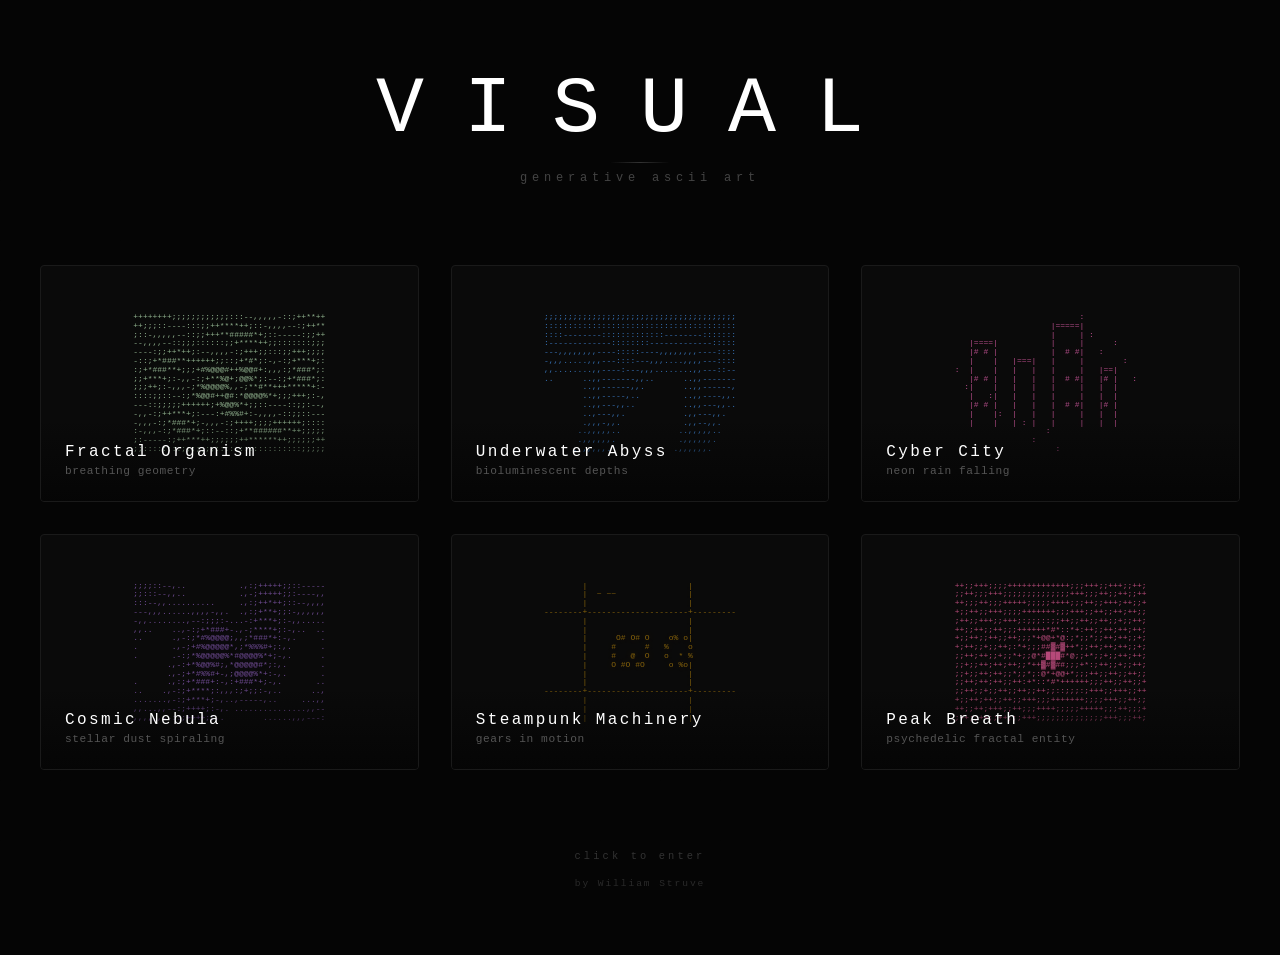
<file: index.html>
<!DOCTYPE html>
<html lang="en">
<head>
  <meta charset="UTF-8">
  <meta name="viewport" content="width=device-width, initial-scale=1.0">
  <title>Visual</title>
  <link rel="icon" href="favicon.svg" type="image/svg+xml">
  <meta name="theme-color" content="#050505">
  <meta name="description" content="Generative ASCII art gallery">
  <style>
    * {
      margin: 0;
      padding: 0;
      box-sizing: border-box;
    }

    body {
      background: #050505;
      color: #e0e0e0;
      font-family: 'SF Mono', 'Fira Code', 'Consolas', monospace;
      min-height: 100vh;
      overflow-x: hidden;
    }

    /* Ambient background canvas */
    #ambient {
      position: fixed;
      top: 0;
      left: 0;
      width: 100%;
      height: 100%;
      z-index: 0;
      opacity: 0.4;
    }

    .container {
      position: relative;
      z-index: 1;
      min-height: 100vh;
      display: flex;
      flex-direction: column;
      align-items: center;
      justify-content: center;
      padding: 4rem 2rem;
    }

    /* Header */
    header {
      text-align: center;
      margin-bottom: 5rem;
    }

    .title {
      font-size: clamp(2.5rem, 8vw, 5rem);
      font-weight: 200;
      letter-spacing: 0.5em;
      text-transform: uppercase;
      color: #fff;
      margin-bottom: 1rem;
      position: relative;
    }

    .title::after {
      content: '';
      position: absolute;
      bottom: -0.5rem;
      left: 50%;
      transform: translateX(-50%);
      width: 60px;
      height: 1px;
      background: linear-gradient(90deg, transparent, #333, transparent);
    }

    .subtitle {
      font-size: 0.75rem;
      letter-spacing: 0.4em;
      color: #444;
      text-transform: lowercase;
    }

    /* Gallery grid */
    .gallery {
      display: grid;
      grid-template-columns: repeat(auto-fit, minmax(320px, 1fr));
      gap: 2rem;
      max-width: 1200px;
      width: 100%;
    }

    /* Individual piece card */
    .piece {
      position: relative;
      aspect-ratio: 16 / 10;
      background: #0a0a0a;
      border: 1px solid #1a1a1a;
      border-radius: 4px;
      overflow: hidden;
      cursor: pointer;
      transition: all 0.4s cubic-bezier(0.25, 0.46, 0.45, 0.94);
    }

    .piece:hover {
      border-color: #333;
      transform: translateY(-4px);
      box-shadow: 0 20px 60px rgba(0, 0, 0, 0.5);
    }

    .piece-preview {
      position: absolute;
      inset: 0;
      display: flex;
      align-items: center;
      justify-content: center;
      font-size: 0.5rem;
      line-height: 1.1;
      color: var(--piece-color);
      text-shadow: 0 0 10px var(--piece-glow);
      opacity: 0.7;
      transition: opacity 0.4s;
    }

    .piece:hover .piece-preview {
      opacity: 1;
    }

    .piece-info {
      position: absolute;
      bottom: 0;
      left: 0;
      right: 0;
      padding: 1.5rem;
      background: linear-gradient(transparent, rgba(5, 5, 5, 0.95));
    }

    .piece-title {
      font-size: 1rem;
      font-weight: 400;
      letter-spacing: 0.15em;
      color: #fff;
      margin-bottom: 0.25rem;
    }

    .piece-desc {
      font-size: 0.7rem;
      color: #555;
      letter-spacing: 0.05em;
    }

    .piece-link {
      position: absolute;
      inset: 0;
      z-index: 10;
    }

    /* Individual piece colors */
    .piece--fractal {
      --piece-color: #c8f7c5;
      --piece-glow: rgba(200, 247, 197, 0.3);
    }

    .piece--abyss {
      --piece-color: #4a9eff;
      --piece-glow: rgba(74, 158, 255, 0.3);
    }

    .piece--city {
      --piece-color: #ff6ac1;
      --piece-glow: rgba(255, 106, 193, 0.3);
    }

    .piece--nebula {
      --piece-color: #9966cc;
      --piece-glow: rgba(153, 102, 204, 0.3);
    }

    .piece--steampunk {
      --piece-color: #b8860b;
      --piece-glow: rgba(184, 134, 11, 0.3);
    }

    .piece--entity {
      --piece-color: #ff66aa;
      --piece-glow: rgba(255, 102, 170, 0.3);
    }

    /* Footer */
    footer {
      margin-top: 5rem;
      text-align: center;
    }

    .footer-text {
      font-size: 0.65rem;
      color: #333;
      letter-spacing: 0.3em;
    }

    .credit-link {
      display: block;
      margin-top: 1rem;
      font-size: 0.6rem;
      color: #2a2a2a;
      text-decoration: none;
      letter-spacing: 0.2em;
      transition: color 0.3s;
    }

    .credit-link:hover {
      color: #555;
    }

    /* Entrance animation */
    body {
      animation: fadeIn 0.8s ease-out;
    }
    @keyframes fadeIn {
      from { opacity: 0; transform: translateY(10px); }
      to { opacity: 1; transform: translateY(0); }
    }

    /* Piece glow on hover */
    .piece--fractal:hover {
      box-shadow: 0 20px 60px rgba(0, 0, 0, 0.5), 0 0 40px rgba(200, 247, 197, 0.1);
    }
    .piece--abyss:hover {
      box-shadow: 0 20px 60px rgba(0, 0, 0, 0.5), 0 0 40px rgba(74, 158, 255, 0.1);
    }
    .piece--city:hover {
      box-shadow: 0 20px 60px rgba(0, 0, 0, 0.5), 0 0 40px rgba(255, 106, 193, 0.1);
    }
    .piece--nebula:hover {
      box-shadow: 0 20px 60px rgba(0, 0, 0, 0.5), 0 0 40px rgba(153, 102, 204, 0.1);
    }
    .piece--steampunk:hover {
      box-shadow: 0 20px 60px rgba(0, 0, 0, 0.5), 0 0 40px rgba(184, 134, 11, 0.1);
    }
    .piece--entity:hover {
      box-shadow: 0 20px 60px rgba(0, 0, 0, 0.5), 0 0 40px rgba(255, 102, 170, 0.1);
    }

    /* Responsive */
    @media (max-width: 768px) {
      .container {
        padding: 3rem 1rem;
      }

      header {
        margin-bottom: 3rem;
      }

      .gallery {
        gap: 1.5rem;
      }

      .piece {
        aspect-ratio: 4 / 3;
      }
    }
  </style>
</head>
<body>
  <canvas id="ambient"></canvas>

  <div class="container">
    <header>
      <h1 class="title">Visual</h1>
      <p class="subtitle">generative ascii art</p>
    </header>

    <section class="gallery">
      <article class="piece piece--fractal">
        <pre class="piece-preview" id="preview-fractal"></pre>
        <div class="piece-info">
          <h2 class="piece-title">Fractal Organism</h2>
          <p class="piece-desc">breathing geometry</p>
        </div>
        <a href="fractal.html" class="piece-link" aria-label="View Fractal Organism"></a>
      </article>

      <article class="piece piece--abyss">
        <pre class="piece-preview" id="preview-abyss"></pre>
        <div class="piece-info">
          <h2 class="piece-title">Underwater Abyss</h2>
          <p class="piece-desc">bioluminescent depths</p>
        </div>
        <a href="abyss.html" class="piece-link" aria-label="View Underwater Abyss"></a>
      </article>

      <article class="piece piece--city">
        <pre class="piece-preview" id="preview-city"></pre>
        <div class="piece-info">
          <h2 class="piece-title">Cyber City</h2>
          <p class="piece-desc">neon rain falling</p>
        </div>
        <a href="cybercity.html" class="piece-link" aria-label="View Cyber City"></a>
      </article>

      <article class="piece piece--nebula">
        <pre class="piece-preview" id="preview-nebula"></pre>
        <div class="piece-info">
          <h2 class="piece-title">Cosmic Nebula</h2>
          <p class="piece-desc">stellar dust spiraling</p>
        </div>
        <a href="nebula.html" class="piece-link" aria-label="View Cosmic Nebula"></a>
      </article>

      <article class="piece piece--steampunk">
        <pre class="piece-preview" id="preview-steampunk"></pre>
        <div class="piece-info">
          <h2 class="piece-title">Steampunk Machinery</h2>
          <p class="piece-desc">gears in motion</p>
        </div>
        <a href="steampunk.html" class="piece-link" aria-label="View Steampunk Machinery"></a>
      </article>

      <article class="piece piece--entity">
        <pre class="piece-preview" id="preview-entity"></pre>
        <div class="piece-info">
          <h2 class="piece-title">Peak Breath</h2>
          <p class="piece-desc">psychedelic fractal entity</p>
        </div>
        <a href="entity.html" class="piece-link" aria-label="View Peak Breath"></a>
      </article>
    </section>

    <footer>
      <p class="footer-text">click to enter</p>
      <a href="https://www.wstruve.com" class="credit-link" target="_blank" rel="noopener">by William Struve</a>
    </footer>
  </div>

  <script>
    // Cache DOM references
    const ambientCanvas = document.getElementById('ambient');
    const ctx = ambientCanvas.getContext('2d');
    const previews = {
      fractal: document.getElementById('preview-fractal'),
      abyss: document.getElementById('preview-abyss'),
      city: document.getElementById('preview-city'),
      nebula: document.getElementById('preview-nebula'),
      steampunk: document.getElementById('preview-steampunk'),
      entity: document.getElementById('preview-entity')
    };

    // Shared state
    let time = 0;
    let lastPreviewUpdate = 0;
    const PREVIEW_INTERVAL = 50; // ~20fps for previews (vs 60fps for ambient)
    const chars = ' .,-:;+*#%@';
    const PW = 40, PH = 16; // Preview dimensions

    // Pre-allocated buffers for grid-based previews
    const cityGrid = Array.from({length: PH}, () => new Array(PW));
    const steampunkGrid = Array.from({length: PH}, () => new Array(PW));

    function resize() {
      ambientCanvas.width = window.innerWidth;
      ambientCanvas.height = window.innerHeight;
    }
    resize();
    window.addEventListener('resize', resize);

    // Preview renderers - return strings, don't touch DOM
    function renderFractal(t) {
      const buf = new Array(PH);
      for (let y = 0; y < PH; y++) {
        let row = '';
        for (let x = 0; x < PW; x++) {
          const cx = (x - PW/2) / (PW/4);
          const cy = (y - PH/2) / (PH/4);
          const r = Math.sqrt(cx*cx + cy*cy);
          const theta = Math.atan2(cy, cx);
          const val = Math.sin(5*theta + r*3 - t*2) * Math.exp(-r*0.4) +
                      Math.sin(r*6 - t*1.5) * Math.exp(-r*0.3) * 0.7 +
                      Math.exp(-r*r*0.8) * 0.8;
          const norm = Math.max(0, Math.min(1, (val + 1.5) / 3));
          row += chars[(norm * 10) | 0];
        }
        buf[y] = row;
      }
      return buf.join('\n');
    }

    function renderAbyss(t) {
      const buf = new Array(PH);
      for (let y = 0; y < PH; y++) {
        let row = '';
        const depth = y / PH;
        const light = Math.max(0, 1 - depth * 1.3);
        for (let x = 0; x < PW; x++) {
          const wave = Math.sin(x * 0.3 + t * 2 + y * 0.2) * 0.3;
          const val = light * 0.5 + wave * (1 - light);
          const norm = Math.max(0, Math.min(1, val));
          row += chars[(norm * 10) | 0];
        }
        buf[y] = row;
      }
      return buf.join('\n');
    }

    function renderCity(t) {
      // Clear grid
      for (let y = 0; y < PH; y++) cityGrid[y].fill(' ');
      const streetY = PH - 3;

      // Buildings (static structure, just windows animate)
      const buildings = [[3, 6, 10], [12, 5, 8], [20, 7, 12], [30, 4, 7]];
      for (const [bx, bw, bh] of buildings) {
        for (let y = streetY - bh; y < streetY; y++) {
          for (let dx = 0; dx < bw; dx++) {
            const x = bx + dx;
            if (x >= PW) continue;
            if (dx === 0 || dx === bw - 1) cityGrid[y][x] = '|';
            else if (y === streetY - bh) cityGrid[y][x] = '=';
            else if (dx % 2 === 1 && y % 3 === 1 && Math.sin(t * 3 + x) > 0) cityGrid[y][x] = '#';
          }
        }
      }

      // Rain
      for (let i = 0; i < 15; i++) {
        const rx = ((i * 7 + t * 20) % PW) | 0;
        const ry = ((t * 30 + i * 3) % PH) | 0;
        if (cityGrid[ry][rx] === ' ') cityGrid[ry][rx] = ':';
      }

      return cityGrid.map(r => r.join('')).join('\n');
    }

    function renderNebula(t) {
      const buf = new Array(PH);
      const cx = PW / 2, cy = PH / 2;
      for (let y = 0; y < PH; y++) {
        let row = '';
        for (let x = 0; x < PW; x++) {
          const dx = x - cx, dy = y - cy;
          const r = Math.sqrt(dx * dx + dy * dy);
          const theta = Math.atan2(dy, dx) - t * 0.1;
          const spiral = Math.sin(2 * theta + r * 0.3) * Math.exp(-r * 0.08);
          const noise = Math.sin(x * 0.2 + t) * Math.cos(y * 0.3 + t * 0.5) * 0.3;
          const core = Math.exp(-r * r * 0.02) * 0.5;
          const val = spiral + noise + core;
          const norm = Math.max(0, Math.min(1, (val + 0.5) / 1.5));
          row += chars[(norm * 10) | 0];
        }
        buf[y] = row;
      }
      return buf.join('\n');
    }

    function renderSteampunk(t) {
      // Clear and draw static elements
      for (let y = 0; y < PH; y++) steampunkGrid[y].fill(' ');
      for (let x = 0; x < PW; x++) { steampunkGrid[3][x] = '-'; steampunkGrid[12][x] = '-'; }
      for (let y = 0; y < PH; y++) { steampunkGrid[y][8] = '|'; steampunkGrid[y][30] = '|'; }
      steampunkGrid[3][8] = '+'; steampunkGrid[3][30] = '+';
      steampunkGrid[12][8] = '+'; steampunkGrid[12][30] = '+';

      // Gear 1
      for (let i = 0; i < 16; i++) {
        const theta = t * 0.5 + i * Math.PI / 8;
        const x = (18 + 4 * Math.cos(theta)) | 0;
        const y = (8 + 2 * Math.sin(theta)) | 0;
        if (x >= 0 && x < PW && y >= 0 && y < PH) steampunkGrid[y][x] = i % 2 === 0 ? '#' : 'O';
      }
      steampunkGrid[8][18] = '@';

      // Gear 2
      for (let i = 0; i < 12; i++) {
        const theta = -t * 0.65 + i * Math.PI / 6;
        const x = (28 + 3 * Math.cos(theta)) | 0;
        const y = (8 + 1.5 * Math.sin(theta)) | 0;
        if (x >= 0 && x < PW && y >= 0 && y < PH) steampunkGrid[y][x] = i % 2 === 0 ? '%' : 'o';
      }
      steampunkGrid[8][28] = '*';

      // Steam
      for (let i = 0; i < 3; i++) {
        const sx = (10 + (t * 5 + i * 7) % 5) | 0;
        const sy = ((t * 8 + i * 3) % 3) | 0;
        if (steampunkGrid[sy][sx] === ' ') steampunkGrid[sy][sx] = '~';
      }

      return steampunkGrid.map(r => r.join('')).join('\n');
    }

    function renderEntity(t) {
      const buf = new Array(PH);
      const cx = PW / 2, cy = PH / 2;
      const entityChars = ' .·:;+*#@▓█';
      const breath = 1 + 0.2 * Math.sin(t * 0.4);

      for (let y = 0; y < PH; y++) {
        let row = '';
        for (let x = 0; x < PW; x++) {
          const dx = (x - cx) / breath;
          const dy = (y - cy) / breath * 2;
          const r = Math.sqrt(dx * dx + dy * dy);
          const theta = Math.atan2(dy, dx) + t * 0.15;

          // Recursive spiral tentacles
          const tentacles = Math.sin(6 * theta + r * 2 - t) * Math.exp(-r * 0.15);
          // Pulsing core void
          const core = Math.exp(-r * r * 0.12) * (1 + 0.4 * Math.sin(t * 2));
          // Electric edges
          const edge = Math.sin(r * 4 - t * 1.5) * Math.exp(-Math.abs(r - 4) * 0.5);
          // Liquid symmetry
          const liquid = Math.sin(theta * 4) * Math.sin(r * 3 - t) * Math.exp(-r * 0.2);

          const val = tentacles + core * 1.5 + edge * 0.5 + liquid * 0.4;
          const norm = Math.max(0, Math.min(1, (val + 1.5) / 3));
          row += entityChars[(norm * 10) | 0];
        }
        buf[y] = row;
      }
      return buf.join('\n');
    }

    // Single unified animation loop
    function animate(timestamp) {
      // Ambient background runs every frame
      const W = ambientCanvas.width;
      const H = ambientCanvas.height;
      ctx.fillStyle = '#050505';
      ctx.fillRect(0, 0, W, H);

      ctx.fillStyle = '#151515';
      const gridSize = 60;
      for (let x = 0; x < W; x += gridSize) {
        for (let y = 0; y < H; y += gridSize) {
          const noise = Math.sin(x * 0.01 + time) * Math.cos(y * 0.01 + time * 0.7);
          ctx.globalAlpha = (noise + 1) * 0.075;
          ctx.fillRect(x, y, 1, 1);
        }
      }
      ctx.globalAlpha = 1;

      // Previews update at throttled rate
      if (timestamp - lastPreviewUpdate > PREVIEW_INTERVAL) {
        previews.fractal.textContent = renderFractal(time);
        previews.abyss.textContent = renderAbyss(time);
        previews.city.textContent = renderCity(time);
        previews.nebula.textContent = renderNebula(time);
        previews.steampunk.textContent = renderSteampunk(time);
        previews.entity.textContent = renderEntity(time);
        lastPreviewUpdate = timestamp;
      }

      time += 0.02;
      requestAnimationFrame(animate);
    }

    requestAnimationFrame(animate);
  </script>
</body>
</html>
</file>
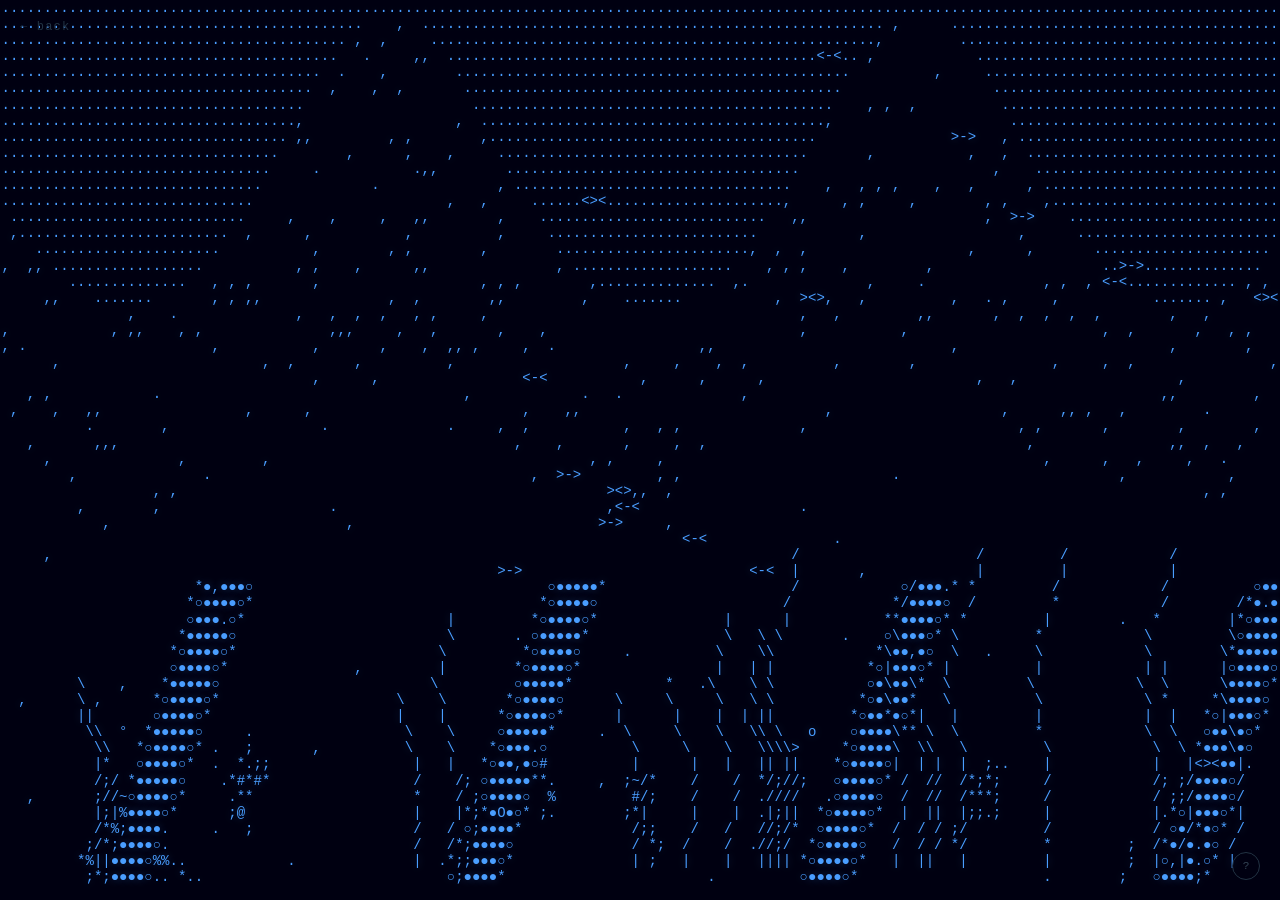
<file: abyss.html>
<!DOCTYPE html>
<html lang="en">
<head>
  <meta charset="UTF-8">
  <meta name="viewport" content="width=device-width, initial-scale=1.0">
  <title>Underwater Abyss — Visual</title>
  <link rel="icon" href="favicon.svg" type="image/svg+xml">
  <meta name="theme-color" content="#001">
  <link rel="stylesheet" href="styles.css">
  <style>
    html, body {
      height: 100%;
      overflow: hidden;
      background: #001;
    }
    main {
      height: 100vh;
      width: 100vw;
    }
    .ascii-art {
      font-size: 14px;
      line-height: 1.15;
      color: #4a9eff;
      text-shadow: 0 0 8px rgba(74, 158, 255, 0.3);
    }
    .back-link { color: #234; }
    .back-link:hover { color: #468; }
    .info { color: #345; }
    .info summary { border-color: #234; }
    .info summary:hover { border-color: #456; color: #567; }
    .info-content {
      background: rgba(0, 5, 15, 0.95);
      border-color: #123;
      color: #567;
    }
    .info-content code { color: #4a9eff; }
  </style>
</head>
<body>
  <a href="index.html" class="back-link">&larr; back</a>
  <details class="info">
    <summary>?</summary>
    <div class="info-content">
      <p>Dynamic procedural underwater abyss:</p>
      <ul>
        <li>Kelp: damped wave equation <code>sin(t + i*0.4) * depth * damping</code></li>
        <li>Coral: cellular automata growth with biolum pulses</li>
        <li>Fish: path math with velocity vectors</li>
        <li>Particles: Brownian motion random walks</li>
        <li>Bubbles: rise with <code>sin(t*4)</code> wobble</li>
        <li>Currents: global <code>sin(t*0.3)*2</code> drift</li>
        <li>Light: surface gradient <code>1 - depth*1.2</code></li>
      </ul>
    </div>
  </details>
  <main>
    <pre id="canvas" class="ascii-art"></pre>
  </main>
  <script>
    const CHAR_WIDTH = 8.4;
    const CHAR_HEIGHT = 16.1;
    const chars = ' .,-~:;=*#%@░▒▓█';
    let time = 0;
    let W, H;
    let coral, kelp, fish, particles, bubbles;

    function calcDimensions() {
      W = Math.floor(window.innerWidth / CHAR_WIDTH);
      H = Math.floor(window.innerHeight / CHAR_HEIGHT);
    }

    function initState() {
      coral = Array.from({length: H}, () => Array(W).fill(0));
      const kelpCount = Math.max(6, Math.floor(W / 8));
      kelp = Array.from({length: kelpCount}, () => ({x: 5 + Math.random()*(W-10), h: 8 + Math.random()*12}));
      const fishCount = Math.max(4, Math.floor((W * H) / 400));
      fish = Array.from({length: fishCount}, newFish);
      const particleCount = Math.max(20, Math.floor((W * H) / 80));
      particles = Array.from({length: particleCount}, () => [Math.random()*W, Math.random()*H]);
      bubbles = [];

      // Seed coral
      const coralClusters = Math.max(4, Math.floor(W / 12));
      for (let i = 0; i < coralClusters; i++) {
        let x = 10 + Math.random()*(W-20), y = H - 8 + Math.random()*6;
        for (let j = 0; j < 15 + Math.random()*25; j++) {
          const ix = Math.floor(x), iy = Math.floor(y);
          if (ix >= 0 && ix < W && iy >= 0 && iy < H) coral[iy][ix] = Math.min(coral[iy][ix]+1, 5);
          x += [-1,0,0,1][Math.floor(Math.random()*4)];
          y += [-1,0,0,1,1][Math.floor(Math.random()*5)];
        }
      }
    }

    function newFish() {
      const dir = Math.random() > 0.5 ? 1 : -1;
      return {
        x: Math.random()*W, y: 5 + Math.random()*(Math.max(10, H-15)),
        vx: dir * (0.2 + Math.random()*0.6), vy: 0,
        body: dir > 0 ? ['><>','<><','>->'][Math.floor(Math.random()*3)] : ['<><','><>','<-<'][Math.floor(Math.random()*3)]
      };
    }

    calcDimensions();
    initState();

    let resizeTimeout;
    window.addEventListener('resize', () => {
      clearTimeout(resizeTimeout);
      resizeTimeout = setTimeout(() => {
        calcDimensions();
        initState();
      }, 150);
    });

    function render() {
      const grid = Array.from({length: H}, () => Array(W).fill(' '));
      const current = Math.sin(time*0.3)*2 + Math.sin(time*0.7)*0.5;
      const streetY = H - 5;

      // Light gradient from surface
      for (let y = 0; y < H; y++) {
        for (let x = 0; x < W; x++) {
          const depth = y / H;
          const light = Math.max(0, 1 - depth*1.2) * (0.8 + 0.2*Math.sin(time*0.5 + x*0.1));
          if (light > 0.6) grid[y][x] = '.';
          else if (light > 0.3 && Math.random() < 0.1) grid[y][x] = ',';
        }
      }

      // Coral with bioluminescence
      const coralChars = ' .;*#%@▒▓';
      for (let y = 0; y < H; y++) {
        for (let x = 0; x < W; x++) {
          if (coral[y][x] > 0) {
            const biolum = (Math.sin(time*2 + x*0.3 + y*0.2) + 1) / 2;
            const idx = Math.min(coral[y][x] + Math.floor(biolum*2), coralChars.length-1);
            grid[y][x] = coralChars[idx];
          }
        }
      }

      // Kelp swaying
      for (const k of kelp) {
        for (let i = 0; i < k.h; i++) {
          const y = H - 2 - i;
          const damping = 1 - (i / k.h) * 0.3;
          const sway = Math.sin(time*1.5 + i*0.4) * (i/k.h) * 3 * damping;
          const x = Math.floor(k.x + sway + current*0.3 + W) % W;
          if (y >= 0 && y < H) {
            let char = i % 3 === 0 ? '|' : (sway > 0 ? '/' : '\\');
            if (Math.random() < 0.05) char = '*';
            grid[y][x] = char;
          }
        }
      }

      // Particles (Brownian motion)
      for (const p of particles) {
        p[0] += (Math.random()-0.5) + current*0.15;
        p[1] += (Math.random()-0.5)*0.6;
        p[0] = ((p[0] % W) + W) % W;
        p[1] = Math.max(0, Math.min(H-1, p[1]));
        const px = Math.floor(p[0]), py = Math.floor(p[1]);
        if (grid[py][px] === ' ') grid[py][px] = Math.random() > 0.3 ? '.' : ',';
      }

      // Fish
      for (const f of fish) {
        f.vy = Math.sin(time*2 + f.x*0.1) * 0.3;
        f.x += f.vx + current*0.2;
        f.y += f.vy;
        f.y = Math.max(3, Math.min(Math.max(10, H-8), f.y));
        if (f.x < -5 || f.x > W+5) { f.vx *= -1; f.body = f.vx > 0 ? '><>' : '<><'; }
        if (Math.random() < 0.01) f.vy += (Math.random()-0.5);
        const fx = Math.floor(f.x), fy = Math.floor(f.y);
        for (let i = 0; i < f.body.length; i++) {
          const nx = fx + i;
          if (nx >= 0 && nx < W && fy >= 0 && fy < H && ' .,'.includes(grid[fy][nx])) {
            grid[fy][nx] = f.body[i];
          }
        }
      }

      // Bubbles
      if (Math.random() < 0.15) bubbles.push([5 + Math.random()*(W-10), H-1, 0.3 + Math.random()*0.5]);
      bubbles = bubbles.filter(b => {
        b[1] -= b[2];
        b[0] += Math.sin(time*4 + b[0])*0.3 + current*0.1;
        if (b[1] < 0) return false;
        const bx = Math.floor(((b[0] % W) + W) % W), by = Math.floor(b[1]);
        if (by >= 0 && by < H && ' .,'.includes(grid[by][bx])) {
          grid[by][bx] = b[2] > 0.6 ? 'O' : b[2] > 0.4 ? 'o' : '°';
        }
        return true;
      });

      // Anemone tendrils
      for (let y = H-6; y < H; y++) {
        for (let x = 0; x < W; x++) {
          if (coral[y][x] > 2 && y > 0 && grid[y-1][x] === ' ') {
            const wave = Math.sin(time*3 + x*0.5);
            if (Math.abs(wave) > 0.5) grid[y-1][x] = wave > 0 ? '~' : '-';
          }
        }
      }

      // Bioluminescent pulse (deep zone)
      for (let y = Math.floor(H*2/3); y < H; y++) {
        for (let x = 0; x < W; x++) {
          const pulse = Math.sin(time*1.2 + x*0.15 + y*0.1);
          if (pulse > 0.85 && grid[y][x] === ' ') {
            grid[y][x] = pulse > 0.95 ? '●' : pulse > 0.9 ? '○' : '*';
          }
        }
      }

      // Pressure wave distortion (rare)
      if (time % 12 < 0.1) {
        const waveY = Math.floor((time % 12) / 0.1 * H) % H;
        if (waveY >= 0 && waveY < H) {
          const shift = 1 + Math.floor(Math.random()*2);
          grid[waveY] = [...grid[waveY].slice(shift), ...grid[waveY].slice(0, shift)];
        }
      }

      document.getElementById('canvas').textContent = grid.map(r => r.join('')).join('\n');
      time += 0.0075;
      requestAnimationFrame(render);
    }

    render();
  </script>
</body>
</html>
</file>
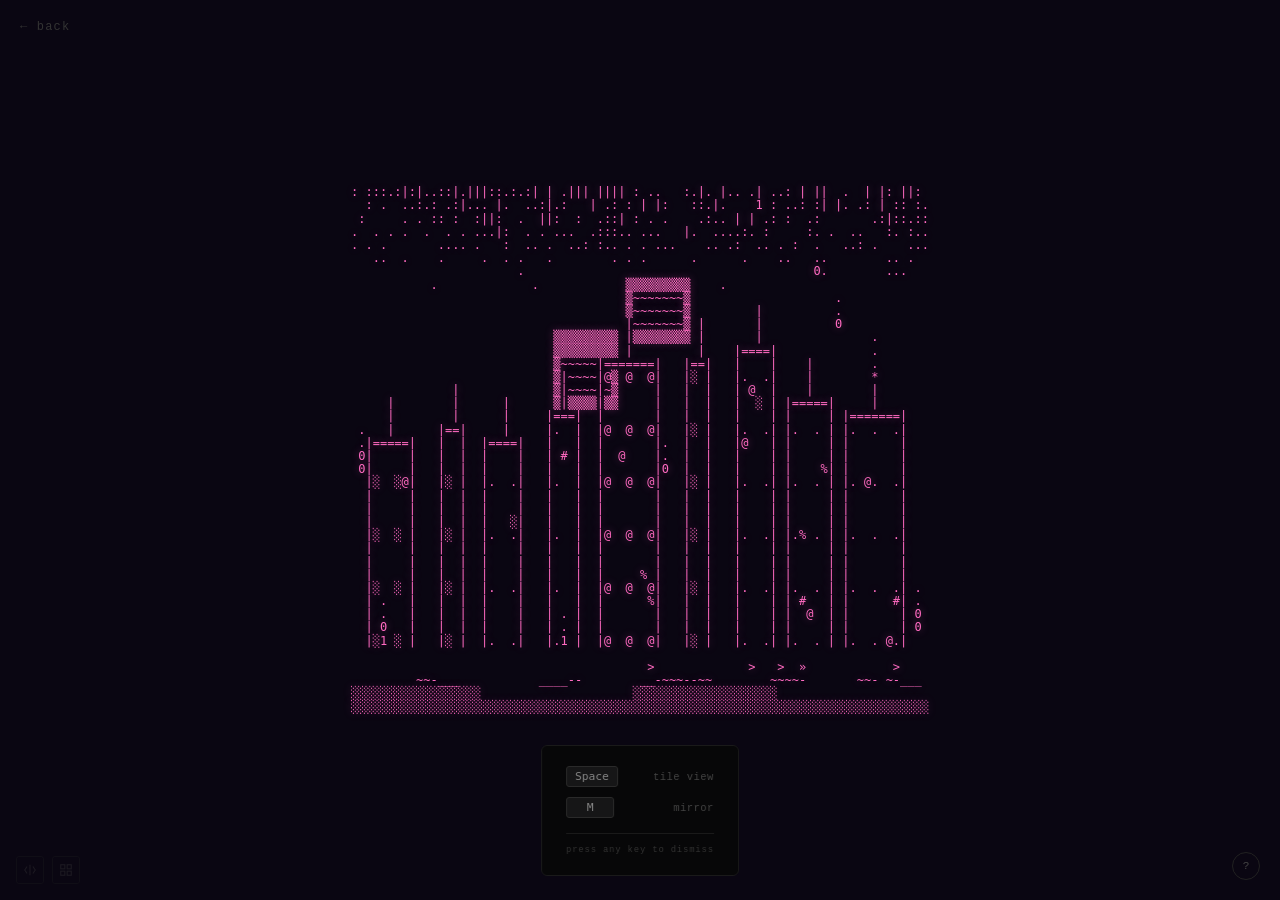
<file: cybercity.html>
<!DOCTYPE html>
<html lang="en">
<head>
  <meta charset="UTF-8">
  <meta name="viewport" content="width=device-width, initial-scale=1.0">
  <title>Cyber City — Visual</title>
  <link rel="icon" href="favicon.svg" type="image/svg+xml">
  <meta name="theme-color" content="#0a0612">
  <link rel="stylesheet" href="styles.css">
  <style>
    body { background: #0a0612; }
    .ascii-art {
      font-size: clamp(0.4rem, 1.2vw, 0.75rem);
      line-height: 1.1;
      color: #ff6ac1;
      text-shadow: 0 0 8px rgba(255, 106, 193, 0.4);
    }
    .info-content { background: rgba(10, 6, 18, 0.95); }
    .info-content code { color: #ff6ac1; }
  </style>
</head>
<body>
  <a href="index.html" class="back-link">&larr; back</a>
  <details class="info">
    <summary>?</summary>
    <div class="info-content">
      <p>80x40 procedural cyberpunk cityscape:</p>
      <ul>
        <li>Buildings: procedural heights via <code>sin(x*0.3) + cos(x*0.17)</code></li>
        <li>Neon: phase-shifted pulses <code>sin(t*2 + phase + x*0.1)</code></li>
        <li>Rain: gravity sim with wind drift <code>sin(t*0.5)</code></li>
        <li>Holograms: warp/fade via <code>sin(t*freq + phase)</code></li>
        <li>Traffic: velocity vectors along street level</li>
        <li>Puddles: ripple with <code>sin(t*4 + offset)</code></li>
        <li>Glitch: random char flips, line shifts</li>
      </ul>
    </div>
  </details>
  <main>
    <pre id="canvas" class="ascii-art"></pre>
  </main>
  <script>
    const W = 80, H = 40;
    const CHARS = ' .,-~:;=!*#%@░▒▓█';
    let time = 0;

    // Persistent state
    const buildings = [];
    const holograms = [];
    const traffic = [];
    const puddles = [];
    const matrixDrips = [];
    let rain = Array.from({length: H}, () => Array(W).fill(0));

    // Initialize buildings
    let x = 2;
    while (x < W - 2) {
      const w = 4 + Math.floor(Math.random() * 8);
      const h = 12 + Math.floor(Math.random() * 18);
      buildings.push({x, w, h, neon: Math.random()});
      x += w + 1 + Math.floor(Math.random() * 3);
    }

    // Initialize holograms
    for (let i = 0; i < 3; i++) {
      holograms.push({
        x: 10 + Math.random() * (W - 30),
        y: 5 + Math.random() * 10,
        phase: Math.random() * Math.PI * 2,
        freq: 0.5 + Math.random() * 1.5,
        char: ['▓', '▒', '░', '@', '#'][Math.floor(Math.random() * 5)]
      });
    }

    // Initialize traffic
    for (let i = 0; i < 5; i++) {
      traffic.push({
        x: Math.random() * W,
        speed: 0.3 + Math.random() * 1.2,
        char: ['>', '»', '→', '*'][Math.floor(Math.random() * 4)]
      });
    }

    // Initialize puddles
    for (let i = 0; i < 8; i++) {
      puddles.push({x: 5 + Math.random() * (W - 10), w: 3 + Math.floor(Math.random() * 5)});
    }

    // Initialize matrix drips
    for (let i = 0; i < 15; i++) {
      matrixDrips.push({
        x: Math.floor(Math.random() * W),
        y: Math.random() * H,
        speed: 0.5 + Math.random() * 1.5,
        length: 3 + Math.floor(Math.random() * 5)
      });
    }

    function render() {
      const grid = Array.from({length: H}, () => Array(W).fill(' '));
      const streetY = H - 5;

      // Fog in lower section
      for (let y = streetY; y < H; y++) {
        for (let x = 0; x < W; x++) {
          const fog = (Math.sin(x * 0.15 + time * 0.3) * Math.cos(y * 0.1 + time * 0.5) + 1) / 2;
          const depth = (y - streetY) / 5;
          if (fog * depth > 0.3) grid[y][x] = fog * depth < 0.6 ? '░' : '▒';
        }
      }

      // Buildings
      for (const b of buildings) {
        const glitchOffset = Math.random() < 0.01 ? 1 : 0;
        for (let by = Math.max(0, streetY - b.h); by < streetY; by++) {
          for (let dx = 0; dx < b.w; dx++) {
            const bx = b.x + dx + glitchOffset;
            if (bx < 0 || bx >= W) continue;
            if (dx === 0 || dx === b.w - 1) {
              grid[by][bx] = '|';
            } else if (by === streetY - b.h) {
              grid[by][bx] = '=';
            } else {
              const windowOn = dx % 3 === 1 && by % 4 === 2;
              const neonPulse = Math.sin(time * 2 + b.neon * 10 + b.x * 0.1);
              if (windowOn && neonPulse > 0.3) {
                const intensity = Math.floor((neonPulse + 1) * 3);
                grid[by][bx] = CHARS[Math.min(intensity + 8, CHARS.length - 1)];
              } else if (Math.random() < 0.02) {
                grid[by][bx] = ['#', '%', '@', '░'][Math.floor(Math.random() * 4)];
              } else {
                grid[by][bx] = windowOn ? '.' : ' ';
              }
            }
          }
        }
        // Antenna
        const antennaX = b.x + Math.floor(b.w / 2);
        if (antennaX < W) {
          for (let ay = Math.max(0, streetY - b.h - 3); ay < streetY - b.h; ay++) {
            const blink = Math.sin(time * 5 + b.x) > 0.7 ? '*' : '|';
            grid[ay][antennaX] = ay === streetY - b.h - 3 ? blink : '|';
          }
        }
      }

      // Holograms
      for (const h of holograms) {
        const visibility = (Math.sin(time * h.freq + h.phase) + 1) / 2;
        if (visibility > 0.3) {
          const warp = Math.floor(Math.sin(time * 3 + h.phase) * 2);
          for (let dy = -2; dy <= 2; dy++) {
            for (let dx = -4; dx <= 4; dx++) {
              const nx = Math.floor(h.x) + dx + warp;
              const ny = Math.floor(h.y) + dy;
              if (nx >= 0 && nx < W && ny >= 0 && ny < H) {
                let char;
                if (Math.abs(dy) === 2 || Math.abs(dx) === 4) {
                  char = visibility < 0.6 ? '░' : '▒';
                } else {
                  char = visibility > 0.7 ? h.char : '~';
                }
                if (grid[ny][nx] === ' ') grid[ny][nx] = char;
              }
            }
          }
        }
      }

      // Rain
      const rainIntensity = (Math.sin(time * 0.2) + 1) / 2 * 0.3 + 0.1;
      const wind = Math.sin(time * 0.5) * 2;
      for (let y = H - 1; y >= 0; y--) {
        for (let x = 0; x < W; x++) {
          const srcX = Math.floor((x - wind + W) % W);
          const srcY = y - 1;
          if (srcY >= 0) rain[y][x] = rain[srcY][srcX] * 0.8;
          if (y < 3 && Math.random() < rainIntensity) rain[y][x] = Math.random();
          if (rain[y][x] > 0.3 && grid[y][x] === ' ') {
            grid[y][x] = rain[y][x] > 0.7 ? '|' : rain[y][x] > 0.5 ? ':' : '.';
          }
        }
      }

      // Puddles
      const puddleY = H - 3;
      for (const p of puddles) {
        for (let dx = 0; dx < p.w; dx++) {
          const px = Math.floor(p.x) + dx;
          if (px >= 0 && px < W) {
            const ripple = Math.sin(time * 4 + dx * 0.5 + p.x * 0.1);
            grid[puddleY][px] = ripple > 0.3 ? '~' : ripple > -0.3 ? '-' : '_';
          }
        }
      }

      // Traffic
      const trafficY = H - 4;
      for (const tr of traffic) {
        tr.x = (tr.x + tr.speed) % W;
        const tx = Math.floor(tr.x);
        if (grid[trafficY][tx] === ' ') grid[trafficY][tx] = tr.char;
      }

      // Matrix drips
      const matrixChars = '01アイウエオカキクケコ';
      for (const m of matrixDrips) {
        m.y = (m.y + m.speed) % (H + m.length);
        for (let i = 0; i < m.length; i++) {
          const my = Math.floor(m.y) - i;
          if (my >= 0 && my < H && m.x >= 0 && m.x < W) {
            if (grid[my][m.x] === ' ') {
              const fade = 1 - i / m.length;
              if (fade > 0.7) grid[my][m.x] = matrixChars[Math.floor(Math.random() * 2)];
              else if (fade > 0.3) grid[my][m.x] = '.';
            }
          }
        }
      }

      // Random glitch
      if (Math.random() < 0.05) {
        const gx = Math.floor(Math.random() * W);
        const gy = Math.floor(Math.random() * H);
        grid[gy][gx] = ['█', '▓', '▒', '░', '#', '%', '@', '!'][Math.floor(Math.random() * 8)];
      }

      // Horizontal glitch line
      if (Math.random() < 0.02) {
        const gy = Math.floor(Math.random() * H);
        const shift = -3 + Math.floor(Math.random() * 6);
        if (shift > 0) grid[gy] = [...grid[gy].slice(shift), ...grid[gy].slice(0, shift)];
        else grid[gy] = [...grid[gy].slice(W + shift), ...grid[gy].slice(0, W + shift)];
      }

      document.getElementById('canvas').textContent = grid.map(r => r.join('')).join('\n');
      time += 0.03;
      requestAnimationFrame(render);
    }

    render();
  </script>
  <script src="widget.js"></script>
</body>
</html>
</file>
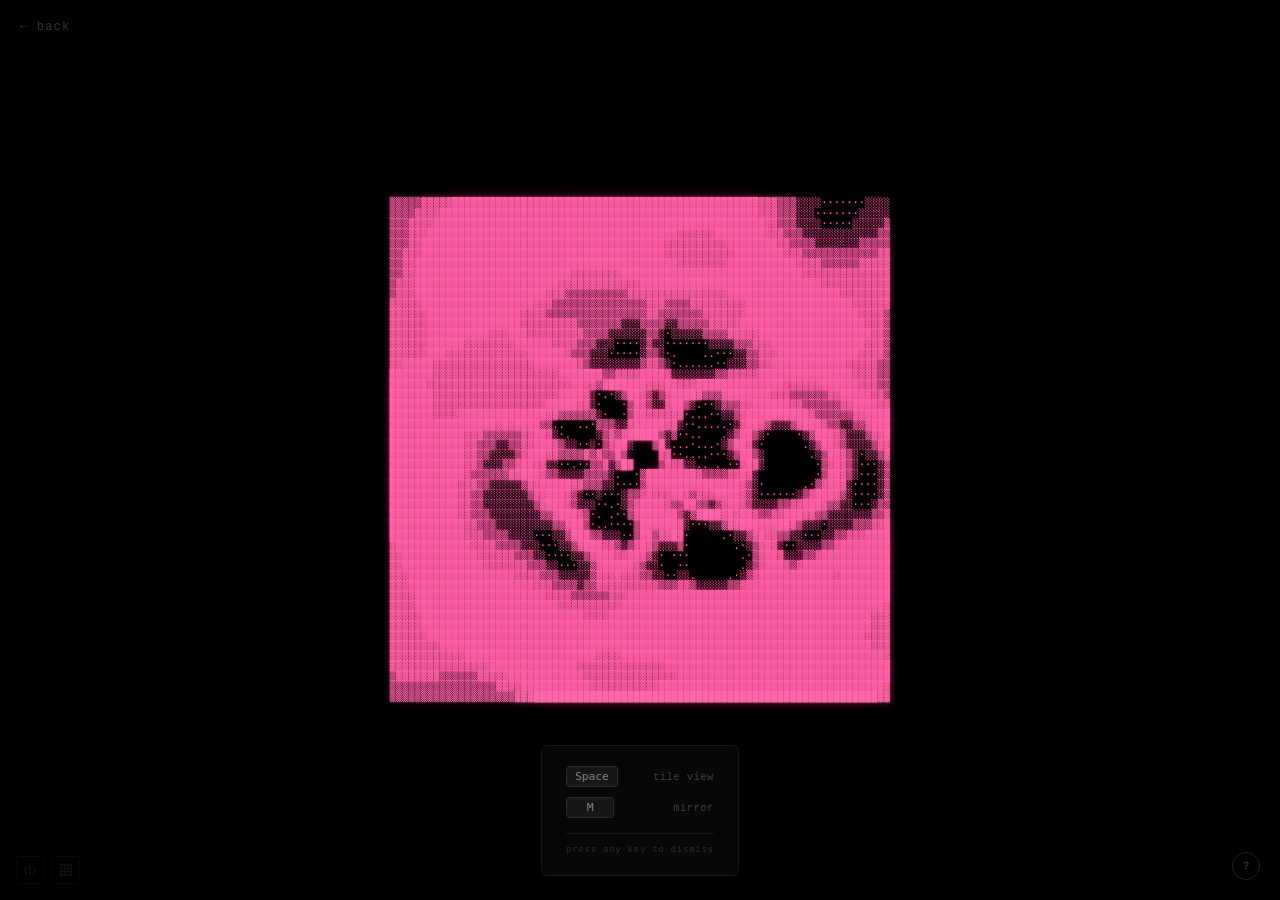
<file: entity.html>
<!DOCTYPE html>
<html lang="en">
<head>
  <meta charset="UTF-8">
  <meta name="viewport" content="width=device-width, initial-scale=1.0">
  <title>Peak Breath — Visual</title>
  <link rel="icon" href="favicon.svg" type="image/svg+xml">
  <meta name="theme-color" content="#000">
  <link rel="stylesheet" href="styles.css">
  <style>
    body { background: #000; overflow: hidden; }
    .ascii-art {
      font-size: clamp(0.25rem, 0.9vw, 0.6rem);
      line-height: 1.05;
      color: #ff66aa;
      text-shadow:
        0 0 2px rgba(255, 102, 170, 0.8),
        0 0 8px rgba(255, 102, 170, 0.4),
        0 0 20px rgba(180, 50, 120, 0.3);
      letter-spacing: 0.05em;
    }
    .info-content code { color: #aa4488; }

    @keyframes breathGlow {
      0%, 100% {
        text-shadow:
          0 0 2px rgba(255, 102, 170, 0.8),
          0 0 8px rgba(255, 102, 170, 0.4),
          0 0 20px rgba(180, 50, 120, 0.3);
      }
      50% {
        text-shadow:
          0 0 4px rgba(255, 130, 200, 1),
          0 0 15px rgba(255, 102, 170, 0.6),
          0 0 35px rgba(200, 80, 150, 0.5);
      }
    }

    .ascii-art {
      animation: breathGlow 4s ease-in-out infinite;
    }
  </style>
</head>
<body>
  <a href="index.html" class="back-link">← back</a>
  <details class="info">
    <summary>?</summary>
    <div class="info-content">
      <p>80×50 multi-centered entity at 60fps:</p>
      <ul>
        <li>3 drifting void-eyes orbiting in Lissajous patterns</li>
        <li>12 reaching tentacles with sine-wave undulation</li>
        <li>Cellular noise interference, membrane edges</li>
        <li>Characters: <code>  ░▒▓█▓▒░ ◠◡⊙●○◎</code></li>
      </ul>
    </div>
  </details>
  <main>
    <pre id="canvas" class="ascii-art"></pre>
  </main>
  <script>
    const W = 80;
    const H = 50;
    // More dramatic density ramp with special void character
    const chars = '  .·░▒▓███▓▒░·.  ';

    let time = 0;
    const canvas = document.getElementById('canvas');

    // Simplex-like noise for organic texture
    function noise(x, y, t) {
      return Math.sin(x * 1.3 + t) * Math.cos(y * 1.7 - t * 0.7) *
             Math.sin((x + y) * 0.9 + t * 0.5) +
             Math.sin(x * 2.1 - t * 1.1) * Math.sin(y * 1.9 + t * 0.8) * 0.5;
    }

    // 3 void-eyes that orbit in complex Lissajous patterns
    function getVoidCenters(t) {
      return [
        { // Primary eye - slow figure-8
          x: W/2 + Math.sin(t * 0.23) * 15,
          y: H/2 + Math.sin(t * 0.31) * Math.cos(t * 0.17) * 10,
          size: 1.2 + 0.3 * Math.sin(t * 0.5)
        },
        { // Secondary eye - wider orbit
          x: W/2 + Math.cos(t * 0.19) * 22,
          y: H/2 + Math.sin(t * 0.29) * 12,
          size: 0.8 + 0.2 * Math.sin(t * 0.7 + 1)
        },
        { // Tertiary eye - fast small orbit
          x: W/2 + Math.sin(t * 0.41) * 10 + Math.cos(t * 0.13) * 8,
          y: H/2 + Math.cos(t * 0.37) * 8,
          size: 0.6 + 0.15 * Math.sin(t * 0.9 + 2)
        }
      ];
    }

    // Tentacle function - returns intensity at point from a tentacle
    function tentacle(x, y, t, baseAngle, length, speed, phase) {
      const cx = W / 2;
      const cy = H / 2;

      // Tentacle grows outward from center at baseAngle
      const angle = baseAngle + 0.3 * Math.sin(t * speed + phase);

      // Sample points along tentacle
      let intensity = 0;
      for (let d = 5; d < length; d += 2) {
        // Tentacle path with sinuous movement
        const wave = Math.sin(d * 0.15 + t * speed * 2 + phase) * (d * 0.12);
        const tx = cx + Math.cos(angle) * d + Math.cos(angle + Math.PI/2) * wave;
        const ty = cy + Math.sin(angle) * d * 0.5 + Math.sin(angle + Math.PI/2) * wave * 0.5;

        // Distance from point to this tentacle segment
        const dx = x - tx;
        const dy = (y - ty) * 2; // Stretch vertically
        const dist = Math.sqrt(dx * dx + dy * dy);

        // Tentacle thickness decreases with distance from center
        const thickness = Math.max(1, 4 - d * 0.06);
        if (dist < thickness) {
          intensity = Math.max(intensity, (1 - dist / thickness) * (1 - d / length));
        }
      }
      return intensity;
    }

    function entityValue(x, y, t) {
      let val = 0;

      // Get drifting void centers
      const voids = getVoidCenters(t);

      // Void eyes - dark centers with bright edges (inverted gaussian)
      for (const v of voids) {
        const dx = (x - v.x) / 8;
        const dy = (y - v.y) / 4;
        const r = Math.sqrt(dx * dx + dy * dy);

        // Dark void center
        const voidCore = -Math.exp(-r * r * 0.8 * v.size) * 2;
        // Bright membrane edge
        const membrane = Math.exp(-Math.pow(r - 1.5, 2) * 2) * v.size;
        val += voidCore + membrane;
      }

      // 12 reaching tentacles
      const numTentacles = 12;
      for (let i = 0; i < numTentacles; i++) {
        const baseAngle = (i / numTentacles) * Math.PI * 2 + t * 0.05;
        const length = 30 + 10 * Math.sin(t * 0.3 + i);
        val += tentacle(x, y, t, baseAngle, length, 0.5 + i * 0.1, i * 0.7) * 1.5;
      }

      // Cellular noise - organic texture throughout
      const cellNoise = noise(x * 0.08, y * 0.12, t * 0.5) * 0.4;
      val += cellNoise;

      // Interference ripples from void centers
      for (const v of voids) {
        const dx = x - v.x;
        const dy = (y - v.y) * 2;
        const r = Math.sqrt(dx * dx + dy * dy);
        val += Math.sin(r * 0.5 - t * 2) * Math.exp(-r * 0.05) * 0.3;
      }

      // Pulsing outer boundary membrane
      const cx = (x - W/2) / (W/3);
      const cy = (y - H/2) / (H/3);
      const outerR = Math.sqrt(cx * cx + cy * cy);
      const boundary = Math.exp(-Math.pow(outerR - 1.3 - 0.1 * Math.sin(t), 2) * 8);
      val += boundary * 0.6;

      // Global breathing modulation
      const breath = 1 + 0.15 * Math.sin(t * 0.4);
      val *= breath;

      return val;
    }

    function render() {
      let output = '';

      for (let y = 0; y < H; y++) {
        for (let x = 0; x < W; x++) {
          const val = entityValue(x, y, time);

          // Map to character - handle negative values (voids) specially
          let idx;
          if (val < -0.5) {
            // Deep void - use space
            idx = 0;
          } else {
            const normalized = (val + 1) / 3;
            const clamped = Math.max(0, Math.min(1, normalized));
            idx = Math.floor(clamped * (chars.length - 1));
          }

          output += chars[idx];
        }
        output += '\n';
      }

      canvas.textContent = output;
      time += 0.016;
      requestAnimationFrame(render);
    }

    render();
  </script>
  <script src="widget.js"></script>
</body>
</html>
</file>
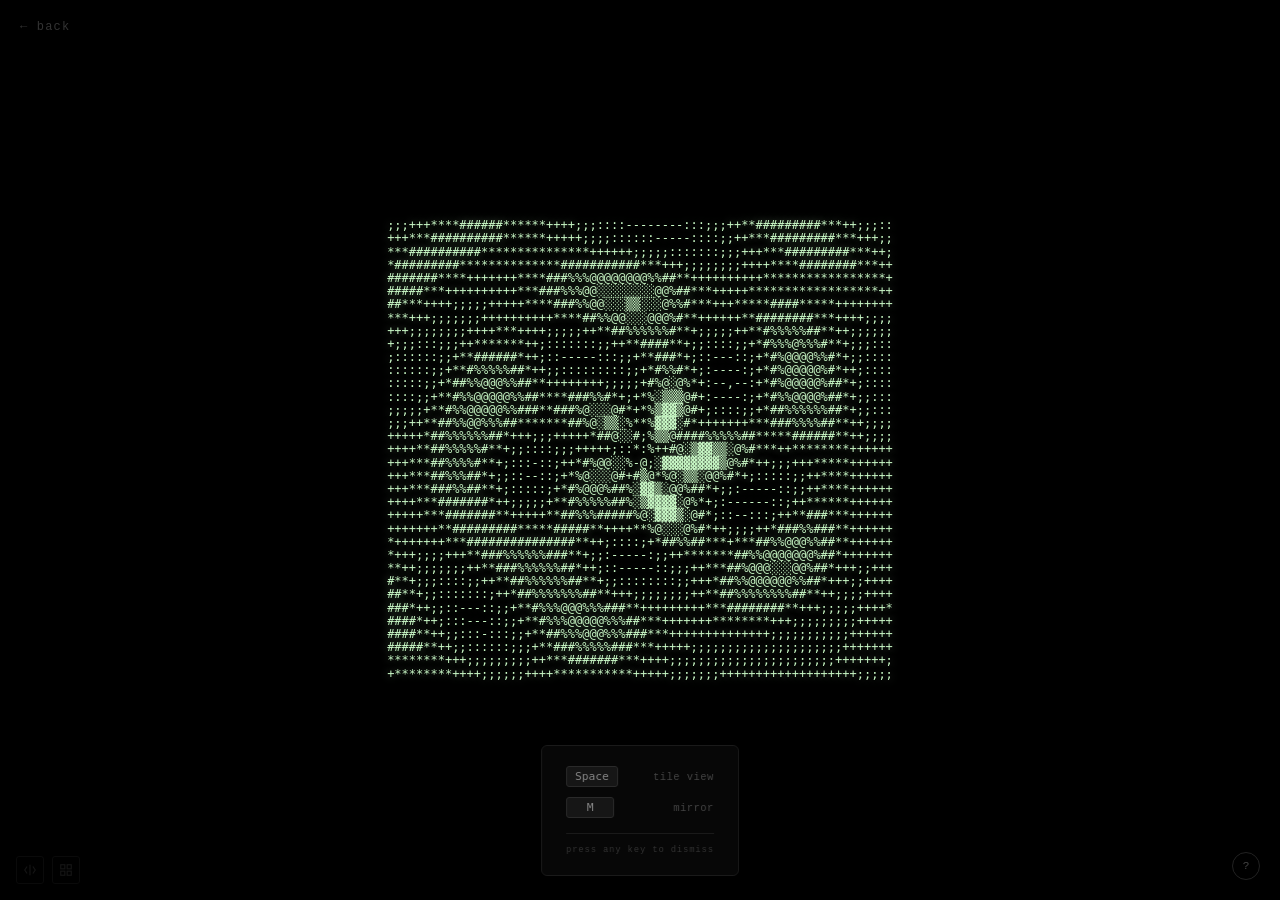
<file: fractal.html>
<!DOCTYPE html>
<html lang="en">
<head>
  <meta charset="UTF-8">
  <meta name="viewport" content="width=device-width, initial-scale=1.0">
  <title>Fractal Organism — Visual</title>
  <link rel="icon" href="favicon.svg" type="image/svg+xml">
  <meta name="theme-color" content="#000">
  <link rel="stylesheet" href="styles.css">
  <style>
    body { background: #000; }
    .ascii-art {
      font-size: clamp(0.4rem, 1.2vw, 0.75rem);
      line-height: 1.1;
      color: #c8f7c5;
      text-shadow: 0 0 8px rgba(200, 247, 197, 0.4);
    }
    .info-content code { color: #7a9f7a; }
  </style>
</head>
<body>
  <a href="index.html" class="back-link">← back</a>
  <details class="info">
    <summary>?</summary>
    <div class="info-content">
      <p>70×35 grid, each character's brightness calculated per frame:</p>
      <ul>
        <li>Normalize coords to center, apply breathing scale, rotate by time</li>
        <li>Convert to polar (r, θ) for spiral math</li>
        <li>Layer effects: spiral arms <code>sin(5θ + 3r - 2t)</code>, pulsing rings <code>sin(6r - 1.5t)</code>, kaleidoscopic fold, recursive tendrils <code>sin(x + sin(y + t))</code>, deep zoom <code>sin(log(r) - t)</code>, center glow <code>exp(-r²)</code></li>
        <li>Sum mapped to character density: <code>. , - : ; + * # % @ ░ ▒ ▓</code></li>
      </ul>
    </div>
  </details>
  <main>
    <pre id="canvas" class="ascii-art"></pre>
  </main>
  <script>
    const W = 70;
    const H = 35;
    const chars = ' .,-:;+*#%@░▒▓';

    let time = 0;

    function fractalValue(x, y, t) {
      // Normalize coordinates to center
      const cx = (x - W / 2) / (W / 4);
      const cy = (y - H / 2) / (H / 4);

      // Breathing effect
      const breath = 1 + 0.15 * Math.sin(t * 0.5);
      const bx = cx * breath;
      const by = cy * breath;

      // Rotation
      const angle = t * 0.3;
      const rx = bx * Math.cos(angle) - by * Math.sin(angle);
      const ry = bx * Math.sin(angle) + by * Math.cos(angle);

      // Polar coordinates for spiral effects
      const r = Math.sqrt(rx * rx + ry * ry);
      const theta = Math.atan2(ry, rx);

      // Fractal layers
      let val = 0;

      // Swirling spiral arms
      const arms = 5;
      const spiral = Math.sin(arms * theta + r * 3 - t * 2) * Math.exp(-r * 0.4);
      val += spiral;

      // Pulsing rings
      const rings = Math.sin(r * 6 - t * 1.5) * Math.exp(-r * 0.3);
      val += rings * 0.7;

      // Kaleidoscopic folding
      const fold = Math.sin(theta * 6) * Math.sin(r * 4 - t) * Math.exp(-r * 0.5);
      val += fold * 0.5;

      // Recursive tendrils
      const tendril1 = Math.sin(rx * 4 + Math.sin(ry * 3 + t)) * Math.exp(-r * 0.6);
      const tendril2 = Math.sin(ry * 4 + Math.sin(rx * 3 - t * 0.7)) * Math.exp(-r * 0.6);
      val += (tendril1 + tendril2) * 0.4;

      // Deep zoom illusion - nested structure
      const zoom = Math.sin(Math.log(r + 0.1) * 4 - t * 0.8) * Math.exp(-r * 0.2);
      val += zoom * 0.3;

      // Center glow
      const glow = Math.exp(-r * r * 0.8) * (1 + 0.3 * Math.sin(t * 3));
      val += glow * 0.8;

      return val;
    }

    function render() {
      let output = '';

      for (let y = 0; y < H; y++) {
        for (let x = 0; x < W; x++) {
          const val = fractalValue(x, y, time);

          // Map value to character index
          const normalized = (val + 2) / 4; // Rough normalization
          const clamped = Math.max(0, Math.min(1, normalized));
          const idx = Math.floor(clamped * (chars.length - 1));

          output += chars[idx];
        }
        output += '\n';
      }

      document.getElementById('canvas').textContent = output;
      time += 0.016;
      requestAnimationFrame(render);
    }

    render();
  </script>
  <script src="widget.js"></script>
</body>
</html>
</file>
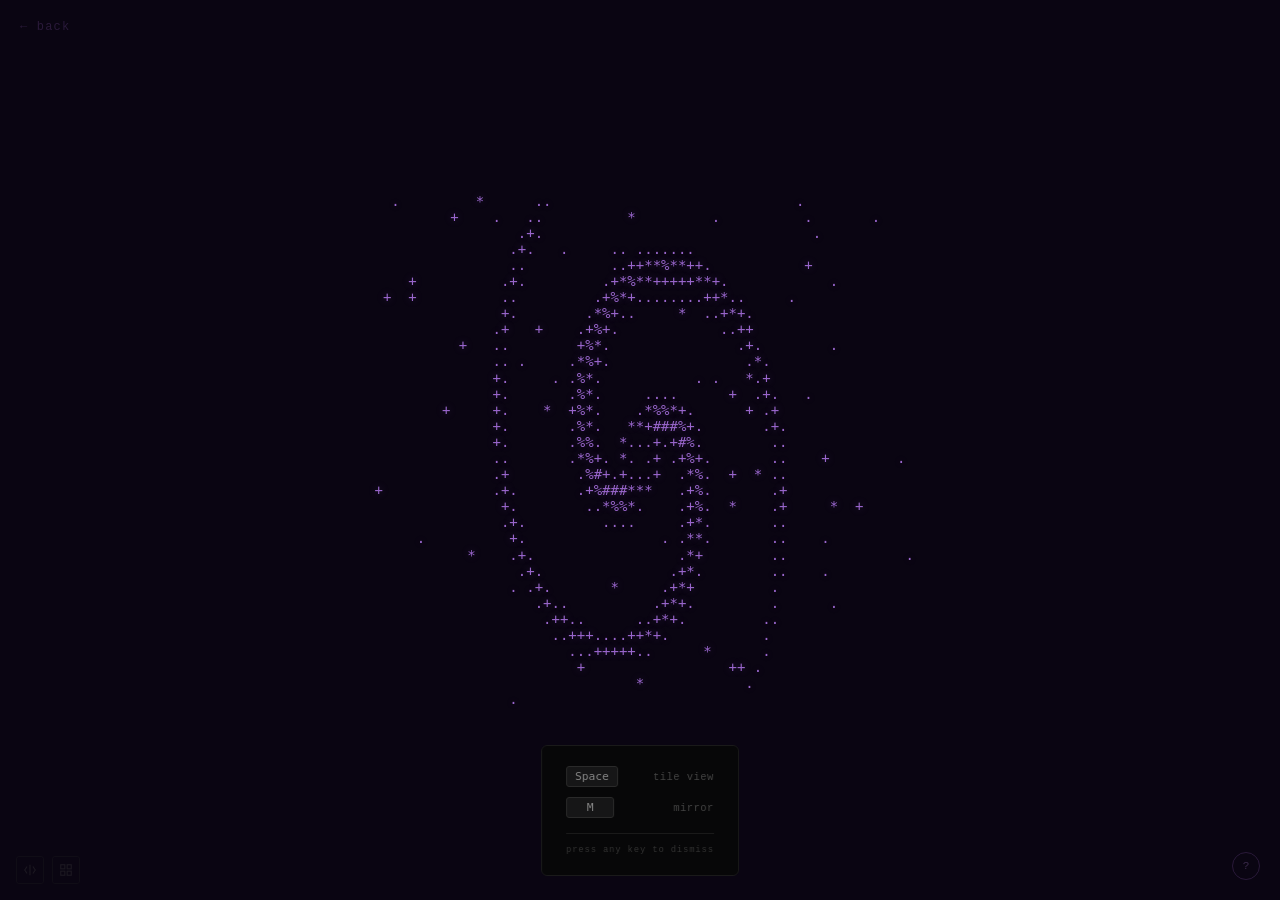
<file: nebula.html>
<!DOCTYPE html>
<html lang="en">
<head>
  <meta charset="UTF-8">
  <meta name="viewport" content="width=device-width, initial-scale=1.0">
  <title>Cosmic Nebula — Visual</title>
  <link rel="icon" href="favicon.svg" type="image/svg+xml">
  <meta name="theme-color" content="#0a0512">
  <link rel="stylesheet" href="styles.css">
  <style>
    body { background: #0a0512; overflow: hidden; }
    .ascii-art {
      font-size: 14px;
      line-height: 1.15;
      color: #9966cc;
      text-shadow: 0 0 8px rgba(153, 102, 204, 0.3);
    }
    .back-link { color: #2a1a3a; }
    .back-link:hover { color: #6a4a8a; }
    .info { color: #3a2a4a; }
    .info summary { border-color: #2a1a3a; }
    .info summary:hover { border-color: #4a3a5a; color: #5a4a6a; }
    .info-content {
      background: rgba(10, 5, 18, 0.95);
      border-color: #1a1020;
      color: #5a4a6a;
    }
    .info-content code { color: #9966cc; }
  </style>
</head>
<body>
  <a href="index.html" class="back-link">&larr; back</a>
  <details class="info">
    <summary>?</summary>
    <div class="info-content">
      <p>65x32 procedural cosmic nebula:</p>
      <ul>
        <li>Spiral arms: polar density <code>exp(-angleDiff) * exp(-r)</code></li>
        <li>Gas clouds: layered noise <code>sin(x*f + t) * cos(y*f)</code></li>
        <li>Stars: random with twinkle <code>sin(t*speed + phase)</code></li>
        <li>Core: pulsing radius with ring distortion</li>
        <li>Supernovae: expanding radial flares</li>
      </ul>
    </div>
  </details>
  <main>
    <pre id="canvas" class="ascii-art"></pre>
  </main>
  <script>
    const W = 65, H = 32;
    let t = 0, flares = [], stars = [];

    function noise(x, y, seed = 0) {
      return (Math.sin(x * 0.3 + seed) * Math.cos(y * 0.4 + seed * 0.7) + Math.sin((x + y) * 0.2 + seed * 1.3)) / 2;
    }
    function smoothNoise(x, y, t, scale = 0.1) {
      return (noise(x * scale, y * scale, t * 0.05) + 1) / 2;
    }
    function densityChar(d) {
      if (d > 0.9) return '@';
      if (d > 0.75) return '#';
      if (d > 0.6) return '%';
      if (d > 0.45) return '*';
      if (d > 0.3) return '+';
      if (d > 0.15) return '.';
      return ' ';
    }
    function starChar(brightness, twinkle) {
      if (brightness > 0.9) return Math.random() > 0.5 ? (twinkle > 0.5 ? '*' : '.') : (twinkle > 0.5 ? '+' : '*');
      if (brightness > 0.6) return twinkle > 0.3 ? '*' : '+';
      if (brightness > 0.3) return twinkle > 0.4 ? '+' : '.';
      return '.';
    }
    function spiralDensity(x, y, cx, cy, t, arms = 3) {
      const dx = x - cx, dy = y - cy;
      const r = Math.sqrt(dx * dx + dy * dy);
      if (r < 0.1) return 0.3;
      const theta = Math.atan2(dy, dx) - t * 0.1;
      let armDensity = 0;
      for (let arm = 0; arm < arms; arm++) {
        const armAngle = arm * (2 * Math.PI / arms);
        const expectedTheta = armAngle + r * 0.3;
        const angleDiff = Math.abs(Math.sin(theta - expectedTheta));
        armDensity += Math.exp(-angleDiff * 3) * Math.exp(-r * 0.05);
      }
      return Math.min(armDensity, 1.0);
    }

    // Initialize stars
    for (let i = 0; i < 80; i++) {
      stars.push({
        x: Math.floor(Math.random() * W),
        y: Math.floor(Math.random() * H),
        brightness: 0.2 + Math.random() * 0.8,
        twinkleSpeed: 0.5 + Math.random() * 1.5
      });
    }

    function render() {
      const canvas = Array.from({length: H}, () => Array(W).fill(' '));
      const cx = Math.floor(W / 2), cy = Math.floor(H / 2);

      // Background stars
      for (const star of stars) {
        const twinkle = (Math.sin(t * star.twinkleSpeed + star.x * 0.5 + star.y * 0.3) + 1) / 2;
        const effectiveBrightness = star.brightness * (0.5 + twinkle * 0.5);
        if (effectiveBrightness > 0.3) canvas[star.y][star.x] = starChar(effectiveBrightness, twinkle);
      }

      // Nebula gas clouds
      for (let y = 0; y < H; y++) {
        for (let x = 0; x < W; x++) {
          const r = Math.sqrt((x - cx) ** 2 + (y - cy) ** 2);
          const spDensity = spiralDensity(x, y, cx, cy, t, 2);
          const cloudNoise = smoothNoise(x, y, t * 0.5, 0.15);
          const expansion = Math.sin(t * 0.05) * 0.2 + 1.0;
          let density = spDensity * cloudNoise * expansion * Math.exp(-r * 0.04);
          if (density > 0.1) {
            const char = densityChar(density);
            if (char !== ' ') canvas[y][x] = char;
          }
        }
      }

      // Bright core
      const coreRadius = 4 + Math.sin(t * 0.3);
      for (let y = 0; y < H; y++) {
        for (let x = 0; x < W; x++) {
          const r = Math.sqrt((x - cx) ** 2 + (y - cy) ** 2);
          if (r < coreRadius) {
            const distort = Math.sin(t * 0.5 + r * 0.8) * 0.5 + 0.5;
            if (r < coreRadius * 0.5) {
              canvas[y][x] = distort > 0.7 ? '.' : ' ';
            } else {
              const ringBrightness = (1 - r / coreRadius) * distort;
              if (ringBrightness > 0.5) canvas[y][x] = ['@', '#', '*'][Math.floor(Math.random() * 3)];
              else if (ringBrightness > 0.2) canvas[y][x] = ['*', '+'][Math.floor(Math.random() * 2)];
            }
          }
        }
      }

      // Supernova flares
      if (Math.random() > 0.98) flares.push({x: 5 + Math.floor(Math.random() * (W - 10)), y: 5 + Math.floor(Math.random() * (H - 10)), age: 0});
      flares = flares.filter(f => {
        f.age += 0.2;
        if (f.age >= 2) return false;
        const radius = Math.floor(f.age * 3);
        for (let dy = -radius; dy <= radius; dy++) {
          for (let dx = -radius; dx <= radius; dx++) {
            const d = Math.sqrt(dx * dx + dy * dy);
            if (d <= radius) {
              const px = f.x + dx, py = f.y + dy;
              if (px >= 0 && px < W && py >= 0 && py < H) {
                const intensity = 1 - d / (radius + 1);
                if (intensity > 0.7) canvas[py][px] = '@';
                else if (intensity > 0.4) canvas[py][px] = '*';
                else if (intensity > 0.1) canvas[py][px] = '+';
              }
            }
          }
        }
        return true;
      });

      // Foreground stars
      for (let i = 0; i < 5; i++) {
        const sx = Math.floor(Math.random() * W), sy = Math.floor(Math.random() * H);
        if (canvas[sy][sx] === ' ' && Math.random() > 0.7) canvas[sy][sx] = ['.', '*', '+'][Math.floor(Math.random() * 3)];
      }

      document.getElementById('canvas').textContent = canvas.map(r => r.join('')).join('\n');
      t += 0.20;
      requestAnimationFrame(render);
    }
    render();
  </script>
  <script src="widget.js"></script>
</body>
</html>
</file>
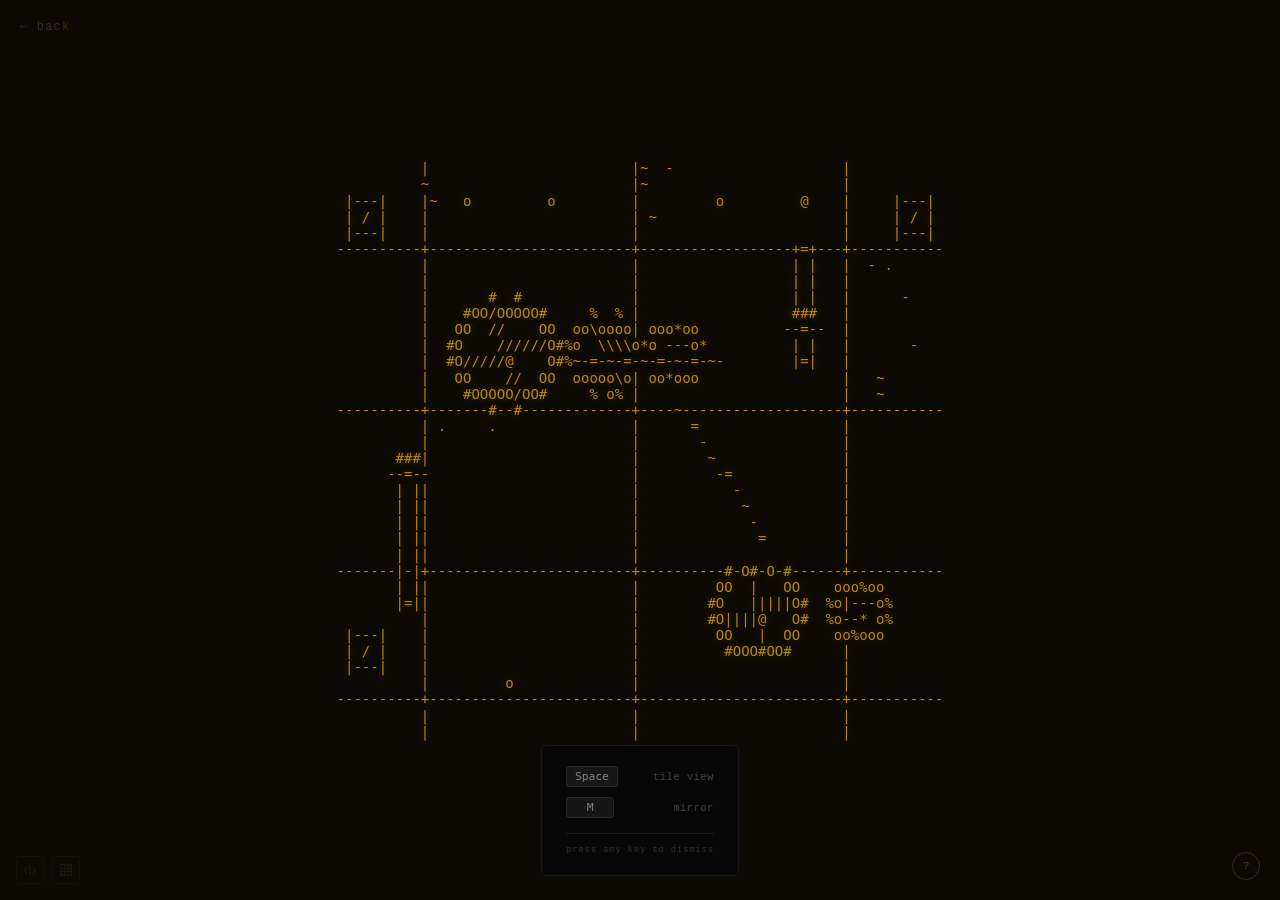
<file: steampunk.html>
<!doctype html>
<html lang="en">
    <head>
        <meta charset="UTF-8" />
        <meta name="viewport" content="width=device-width, initial-scale=1.0" />
        <title>Steampunk Machinery — Visual</title>
        <link rel="icon" href="favicon.svg" type="image/svg+xml" />
        <meta name="theme-color" content="#0d0a05" />
        <link rel="stylesheet" href="styles.css" />
        <style>
            body {
                background: #0d0a05;
                overflow: hidden;
            }
            .ascii-art {
                font-size: 14px;
                line-height: 1.15;
                color: #b8860b;
                text-shadow: 0 0 8px rgba(184, 134, 11, 0.3);
            }
            .back-link {
                color: #3a2a15;
            }
            .back-link:hover {
                color: #8a6a35;
            }
            .info {
                color: #4a3a25;
            }
            .info summary {
                border-color: #3a2a15;
            }
            .info summary:hover {
                border-color: #5a4a35;
                color: #6a5a45;
            }
            .info-content {
                background: rgba(13, 10, 5, 0.95);
                border-color: #2a2015;
                color: #6a5a45;
            }
            .info-content code {
                color: #b8860b;
            }
        </style>
    </head>
    <body>
        <a href="index.html" class="back-link">&larr; back</a>
        <details class="info">
            <summary>?</summary>
            <div class="info-content">
                <p>72x36 procedural steampunk machinery:</p>
                <ul>
                    <li>
                        Gears: rotating with
                        <code>sin/cos(theta + t*speed)</code>
                    </li>
                    <li>
                        Pistons: oscillating rods
                        <code>sin(phase) * stroke</code>
                    </li>
                    <li>Chains: animated links between components</li>
                    <li>Steam: particle system with dissipation</li>
                    <li>Sparks: physics-based with gravity</li>
                    <li>
                        Gauges: needle rotation <code>sin(t + offset)</code>
                    </li>
                </ul>
            </div>
        </details>
        <main>
            <pre id="canvas" class="ascii-art"></pre>
        </main>
        <script>
            const SPEED = 0.25; // Animation speed multiplier (0.5 = half, 2.0 = double)
            const W = 72,
                H = 36;
            let t = 0,
                steamParticles = [],
                sparks = [],
                oilDrips = [];

            function drawGear(canvas, cx, cy, radius, teeth, angle, chars) {
                chars = chars || {
                    rim: "O",
                    tooth: "#",
                    center: "*",
                    spoke: "-",
                };
                for (let i = 0; i < teeth * 2; i++) {
                    const theta = angle + (i * Math.PI) / teeth;
                    const r = radius + (i % 2 === 0 ? 0.8 : 0);
                    const x = Math.floor(cx + r * Math.cos(theta));
                    const y = Math.floor(cy + r * Math.sin(theta) * 0.5);
                    if (x >= 0 && x < W && y >= 0 && y < H)
                        canvas[y][x] = i % 2 === 0 ? chars.tooth : chars.rim;
                }
                for (let i = 0; i < radius * 8; i++) {
                    const theta = (i * Math.PI) / (radius * 4);
                    const x = Math.floor(cx + radius * Math.cos(theta));
                    const y = Math.floor(cy + radius * Math.sin(theta) * 0.5);
                    if (
                        x >= 0 &&
                        x < W &&
                        y >= 0 &&
                        y < H &&
                        canvas[y][x] === " "
                    )
                        canvas[y][x] = chars.rim;
                }
                for (let i = 0; i < 4; i++) {
                    const theta = angle + (i * Math.PI) / 2;
                    for (let r = 1; r < radius; r++) {
                        const x = Math.floor(cx + r * Math.cos(theta));
                        const y = Math.floor(cy + r * Math.sin(theta) * 0.5);
                        if (x >= 0 && x < W && y >= 0 && y < H)
                            canvas[y][x] = chars.spoke;
                    }
                }
                const icx = Math.floor(cx),
                    icy = Math.floor(cy);
                if (icx >= 0 && icx < W && icy >= 0 && icy < H)
                    canvas[icy][icx] = chars.center;
            }

            function drawPiston(canvas, x, y, length, phase) {
                const offset = Math.floor(Math.sin(phase) * length * 0.4);
                for (let i = 0; i < length; i++) {
                    if (y + i >= 0 && y + i < H) {
                        if (x - 1 >= 0 && x - 1 < W)
                            canvas[y + i][x - 1] = i > 0 ? "|" : "+";
                        if (x + 1 >= 0 && x + 1 < W)
                            canvas[y + i][x + 1] = i > 0 ? "|" : "+";
                        if (i === 0 || i === length - 1)
                            if (x >= 0 && x < W) canvas[y + i][x] = "=";
                    }
                }
                const rodY = y + Math.floor(length / 2) + offset;
                for (let i = -2; i <= 2; i++) {
                    if (x + i >= 0 && x + i < W && rodY >= 0 && rodY < H)
                        canvas[rodY][x + i] = i === 0 ? "=" : "-";
                }
                const headY = rodY - 1;
                if (headY >= 0 && headY < H) {
                    for (let i = -1; i <= 1; i++)
                        if (x + i >= 0 && x + i < W) canvas[headY][x + i] = "#";
                }
            }

            function drawChain(canvas, x1, y1, x2, y2, t) {
                const steps =
                    Math.max(Math.abs(x2 - x1), Math.abs(y2 - y1)) + 1;
                const chainChars = ["-", "=", "-", "~"];
                for (let i = 0; i < steps; i++) {
                    const frac = i / Math.max(steps - 1, 1);
                    const x = Math.floor(x1 + (x2 - x1) * frac);
                    const y = Math.floor(y1 + (y2 - y1) * frac);
                    if (x >= 0 && x < W && y >= 0 && y < H)
                        canvas[y][x] =
                            chainChars[
                                Math.floor((t * 3 + i) % chainChars.length)
                            ];
                }
            }

            function render() {
                const canvas = Array.from({ length: H }, () =>
                    Array(W).fill(" "),
                );

                // Background pipes
                for (const y of [5, 15, 25, 33]) {
                    for (let x = 0; x < W; x++)
                        if (y < H && canvas[y][x] === " ") canvas[y][x] = "-";
                }
                for (const x of [10, 35, 60]) {
                    for (let y = 0; y < H; y++)
                        if (x < W && canvas[y][x] === " ") canvas[y][x] = "|";
                }
                for (const y of [5, 15, 25, 33]) {
                    for (const x of [10, 35, 60])
                        if (y < H && x < W) canvas[y][x] = "+";
                }

                // Gears
                drawGear(canvas, 20, 12, 6, 12, t * 0.5, {
                    rim: "O",
                    tooth: "#",
                    center: "@",
                    spoke: "/",
                });
                drawGear(canvas, 32, 12, 4, 8, -t * 0.75, {
                    rim: "o",
                    tooth: "%",
                    center: "*",
                    spoke: "\\",
                });
                drawGear(canvas, 40, 12, 3, 6, t * 1.0, {
                    rim: "o",
                    tooth: "*",
                    center: "+",
                    spoke: "-",
                });
                drawGear(canvas, 50, 28, 5, 10, -t * 0.6, {
                    rim: "O",
                    tooth: "#",
                    center: "@",
                    spoke: "|",
                });
                drawGear(canvas, 62, 28, 3, 6, t * 1.0, {
                    rim: "o",
                    tooth: "%",
                    center: "*",
                    spoke: "-",
                });

                // Pistons
                drawPiston(canvas, 8, 18, 10, t * 2);
                drawPiston(canvas, 55, 5, 8, t * 2 + Math.PI / 2);

                // Chains
                drawChain(canvas, 28, 12, 45, 12, t);
                drawChain(canvas, 40, 15, 50, 23, t);

                // Steam
                const steamSources = [
                    [12, 5],
                    [38, 5],
                    [65, 15],
                ];
                for (const [sx, sy] of steamSources) {
                    if (Math.random() > 0.7)
                        steamParticles.push({
                            x: sx,
                            y: sy,
                            vx: Math.random() - 0.5,
                            vy: -(0.5 + Math.random()),
                            age: 0,
                        });
                }
                steamParticles = steamParticles.filter((p) => {
                    p.vy *= 0.95;
                    p.vx += (Math.random() - 0.5) * 0.2;
                    p.x += p.vx;
                    p.y += p.vy;
                    p.age += 0.1;
                    const ix = Math.floor(p.x),
                        iy = Math.floor(p.y);
                    if (p.age < 2 && ix >= 0 && ix < W && iy >= 0 && iy < H) {
                        canvas[iy][ix] =
                            p.age < 0.5 ? "~" : p.age < 1.0 ? "-" : ".";
                        return true;
                    }
                    return false;
                });

                // Sparks
                if (Math.random() > 0.95) {
                    const sparkSources = [
                        [20, 15],
                        [50, 31],
                    ];
                    const [sx, sy] =
                        sparkSources[
                            Math.floor(Math.random() * sparkSources.length)
                        ];
                    for (
                        let i = 0;
                        i < 2 + Math.floor(Math.random() * 4);
                        i++
                    ) {
                        sparks.push({
                            x: sx,
                            y: sy,
                            vx: (Math.random() - 0.5) * 4,
                            vy: (Math.random() - 0.5) * 2,
                            age: 0,
                        });
                    }
                }
                sparks = sparks.filter((s) => {
                    s.vy += 0.2;
                    s.x += s.vx;
                    s.y += s.vy;
                    s.age += 0.15;
                    const ix = Math.floor(s.x),
                        iy = Math.floor(s.y);
                    if (s.age < 0.8 && ix >= 0 && ix < W && iy >= 0 && iy < H) {
                        canvas[iy][ix] = s.age < 0.3 ? "*" : ".";
                        return true;
                    }
                    return false;
                });

                // Oil drips
                if (Math.random() > 0.97) {
                    const dripX = [20, 32, 50][Math.floor(Math.random() * 3)];
                    oilDrips.push({ x: dripX, y: 18, speed: 0.3 });
                }
                oilDrips = oilDrips.filter((d) => {
                    d.speed = Math.min(d.speed * 1.05, 1.5);
                    d.y += d.speed;
                    const ix = Math.floor(d.x),
                        iy = Math.floor(d.y);
                    if (iy < H - 2 && ix >= 0 && ix < W && iy >= 0 && iy < H) {
                        canvas[iy][ix] = d.speed > 0.8 ? "o" : ".";
                        return true;
                    }
                    return false;
                });

                // Pressure gauges
                const gaugePositions = [
                    [3, 3],
                    [68, 3],
                    [3, 30],
                ];
                for (const [gx, gy] of gaugePositions) {
                    for (let dx = -2; dx <= 2; dx++) {
                        for (let dy = -1; dy <= 1; dy++) {
                            const px = gx + dx,
                                py = gy + dy;
                            if (px >= 0 && px < W && py >= 0 && py < H) {
                                if (Math.abs(dx) === 2) canvas[py][px] = "|";
                                else if (Math.abs(dy) === 1)
                                    canvas[py][px] = "-";
                                else if (dx === 0 && dy === 0) {
                                    const needleAngle = t * 0.5 + gx * 0.1;
                                    canvas[py][px] =
                                        Math.sin(needleAngle) > 0 ? "/" : "\\";
                                }
                            }
                        }
                    }
                }

                // Indicator lights
                for (let i = 0; i < 4; i++) {
                    const x = [15, 25, 45, 55][i];
                    const phase = (t * 2 + i * 0.5) % (Math.PI * 2);
                    if (x < W) canvas[2][x] = Math.sin(phase) > 0.3 ? "@" : "o";
                }

                document.getElementById("canvas").textContent = canvas
                    .map((r) => r.join(""))
                    .join("\n");
                t += 0.159 * SPEED;
                requestAnimationFrame(render);
            }
            render();
        </script>
        <script src="widget.js"></script>
    </body>
</html>
</file>
<file: styles.css>
/* Visual — Shared Styles */

* {
  margin: 0;
  padding: 0;
  box-sizing: border-box;
}

body {
  background: #0d0d0d;
  color: #e0e0e0;
  font-family: 'SF Mono', 'Fira Code', 'Consolas', 'Courier New', monospace;
  min-height: 100vh;
  display: flex;
  align-items: center;
  justify-content: center;
  -webkit-font-smoothing: antialiased;
  -moz-osx-font-smoothing: grayscale;
}

main {
  text-align: center;
}

.ascii-art {
  font-size: clamp(0.5rem, 2vw, 1rem);
  line-height: 1.2;
  color: #fff;
  margin: 0;
}

/* Back link - consistent across all pages */
.back-link {
  position: fixed;
  top: 1.25rem;
  left: 1.25rem;
  color: #333;
  text-decoration: none;
  font-size: 0.75rem;
  letter-spacing: 0.1em;
  transition: color 0.2s, transform 0.2s;
  z-index: 1000;
}

.back-link:hover {
  color: #666;
  transform: translateX(-2px);
}

/* Info panel - consistent across all pages */
.info {
  position: fixed;
  bottom: 1.25rem;
  right: 1.25rem;
  font-size: 0.7rem;
  color: #444;
  z-index: 1000;
}

.info summary {
  cursor: pointer;
  list-style: none;
  width: 1.75rem;
  height: 1.75rem;
  border: 1px solid #222;
  border-radius: 50%;
  display: flex;
  align-items: center;
  justify-content: center;
  margin-left: auto;
  transition: all 0.2s;
}

.info summary:hover {
  border-color: #444;
  color: #666;
}

.info summary::-webkit-details-marker {
  display: none;
}

.info-content {
  position: absolute;
  bottom: 2.5rem;
  right: 0;
  width: 320px;
  background: rgba(10, 10, 10, 0.95);
  backdrop-filter: blur(10px);
  -webkit-backdrop-filter: blur(10px);
  border: 1px solid #1a1a1a;
  border-radius: 4px;
  padding: 1rem 1.25rem;
  color: #555;
  line-height: 1.6;
}

.info-content p {
  margin: 0;
}

.info-content ul {
  margin: 0.75rem 0 0 1rem;
  padding: 0;
}

.info-content li {
  margin: 0.4rem 0;
}

.info-content code {
  font-size: 0.9em;
  background: rgba(255, 255, 255, 0.05);
  padding: 0.1em 0.3em;
  border-radius: 2px;
}

/* Selection styling */
::selection {
  background: rgba(255, 255, 255, 0.1);
  color: #fff;
}
</file>
